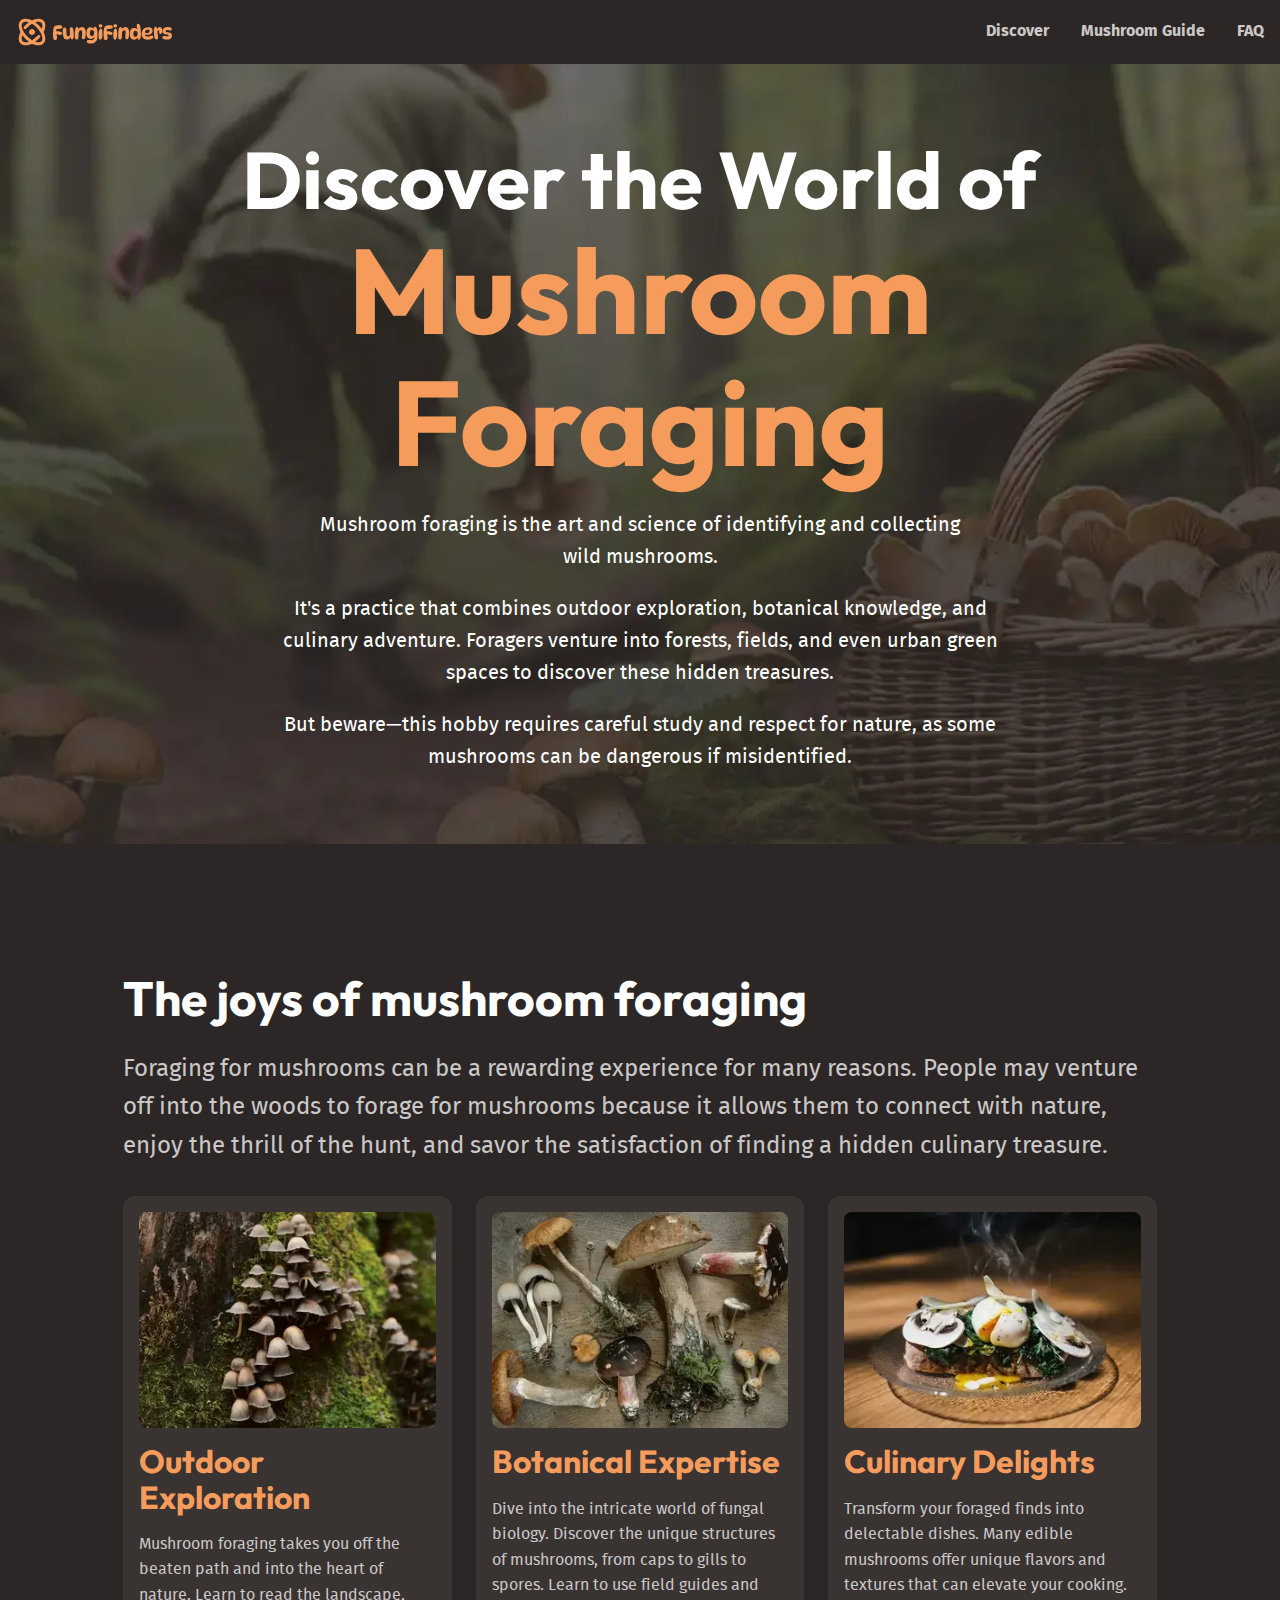
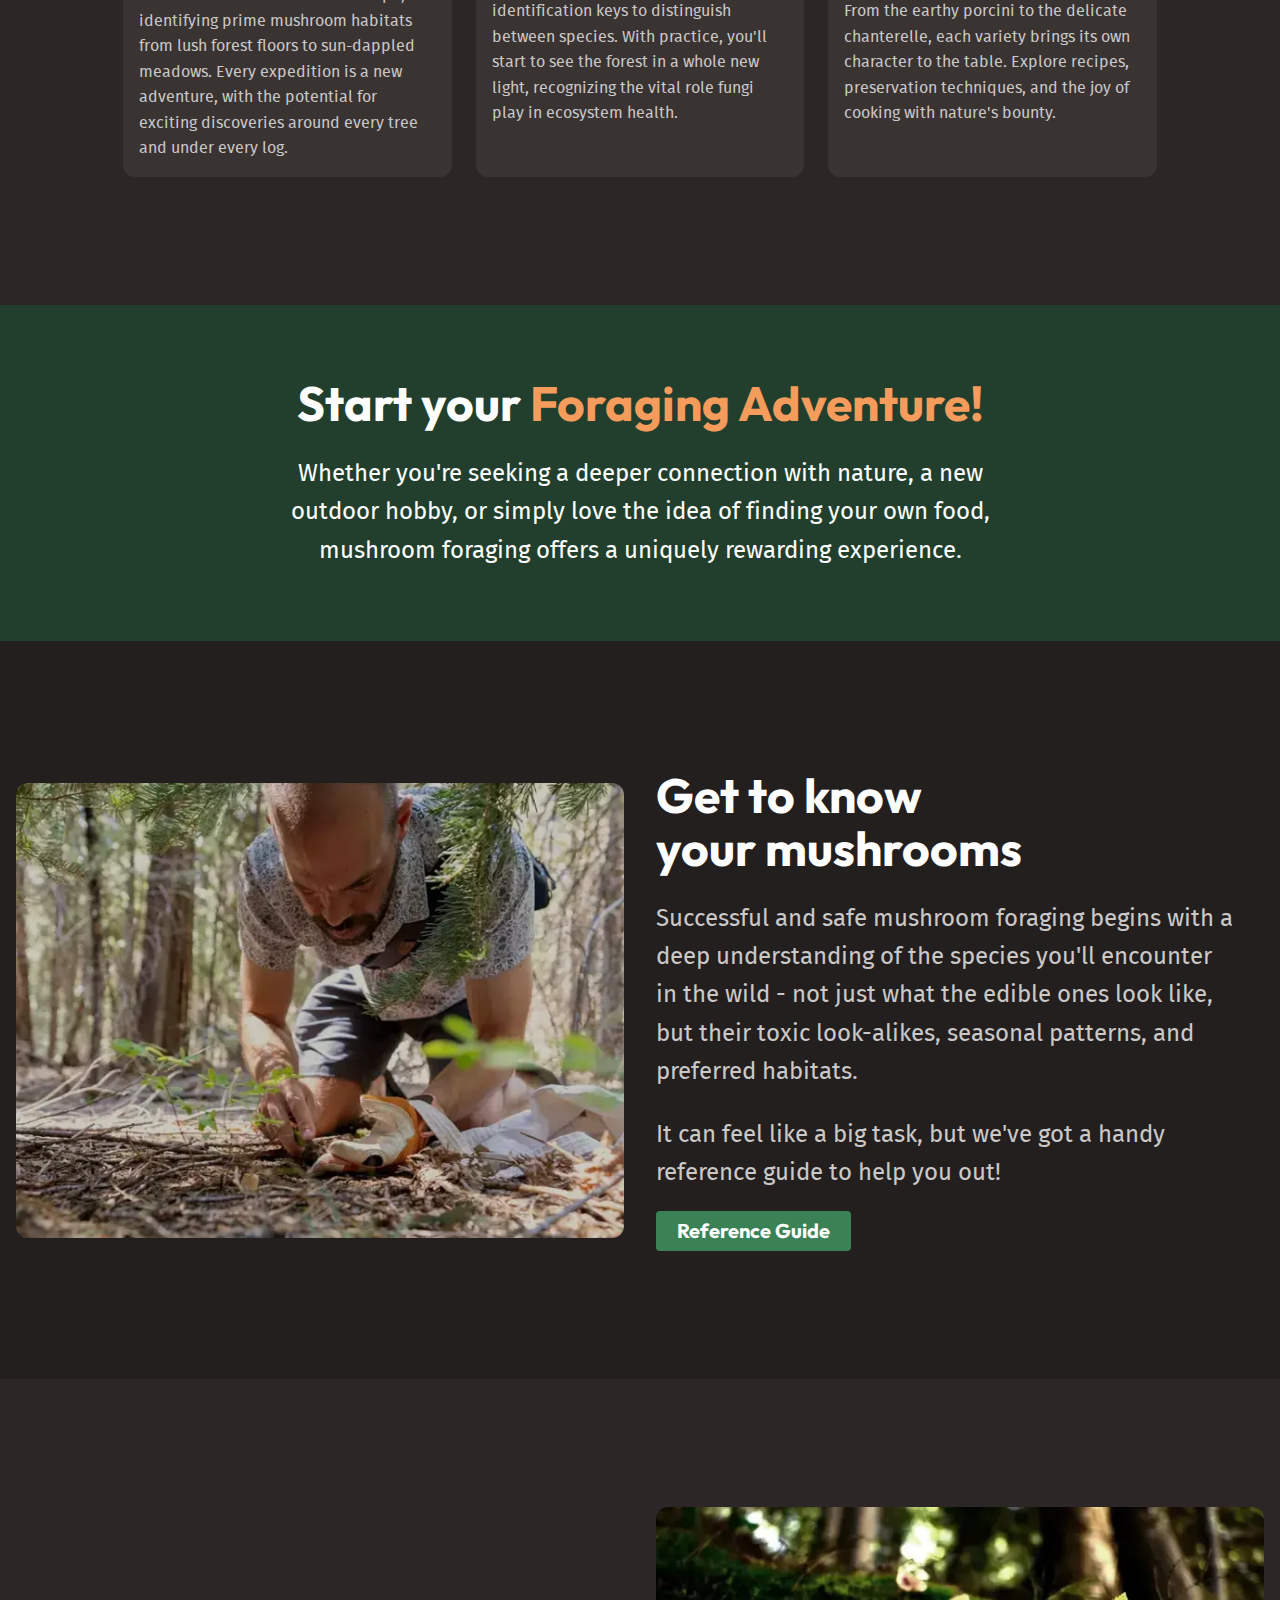
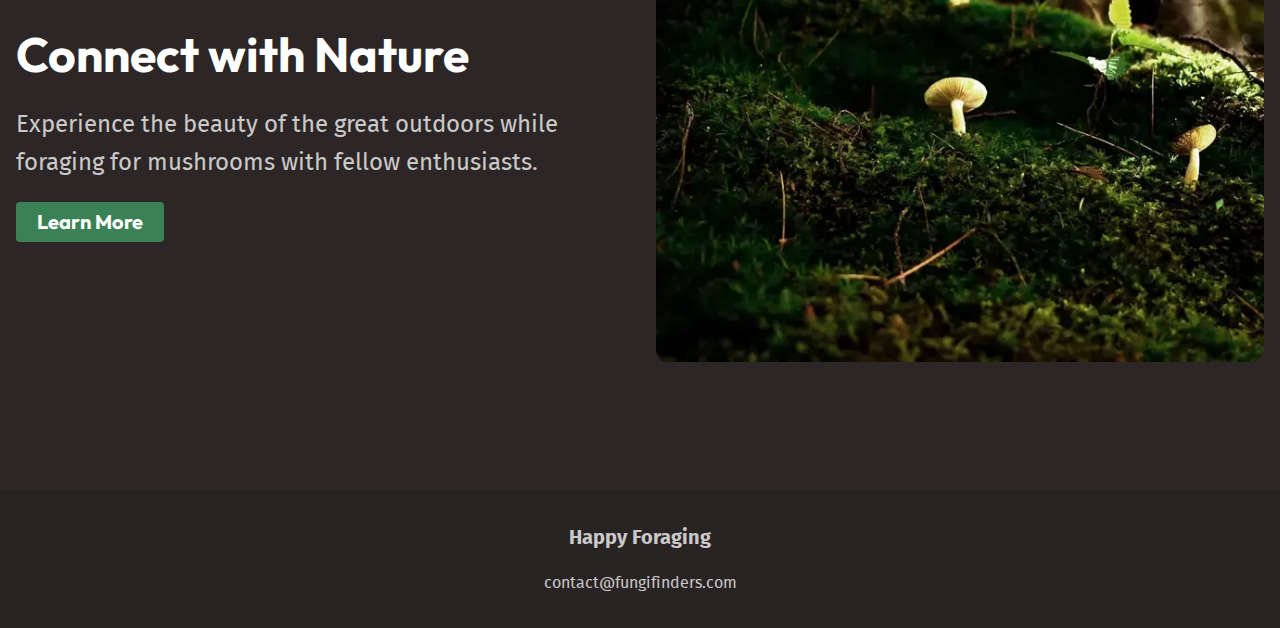
<file: index.html>
<!DOCTYPE html>
<html lang="en">
<head>
    <meta charset="UTF-8">
    <meta name="viewport" content="width=device-width, initial-scale=1.0">
    <meta http-equiv="Content-Security-Policy" content="default-src 'self'">
    <meta name="description" content="Learn how to identify wild mushrooms and enjoy the pleasures of mushroom foraging.">
    <title>Fungi Finders</title>
    
    <!-- Favicons -->
    <link rel="icon" type="image/png" sizes="16x16" href="assets/favicon-16.png">
    <link rel="icon" type="image/png" sizes="32x32" href="assets/favicon-32.png">
    <link rel="icon" type="image/png" sizes="96x96" href="assets/favicon-96.png">

    <!-- Preloads -->
    <link rel="preload" as="style" href="styles.css" type="text/css">
    <link rel="preload" as="script" href="main.js" type="text/javascript" crossorigin>

    <link rel="preload" as="image" href="assets/hero.webp" fetchpriority="high" type="image/webp">
    <link rel="preload" as="font" href="fonts/Outfit-VariableFont_wght.woff2" fetchpriority="high" type="font/woff2" crossorigin>
    <link rel="preload" as="font" href="fonts/FiraSans-Regular.woff2" fetchpriority="high" type="font/woff2" crossorigin>
    <link rel="preload" as="font" href="fonts/FiraSans-Bold.woff2" type="font/woff2" crossorigin>

    <!-- Load stylesheets -->
    <link rel="stylesheet" href="styles.css">

    <!-- Load scripts -->
    <script type="module" src="main.js" defer></script>
</head>
<body>
    <a class="skip-to-main" href="#main">Skip to main</a>

    <header class="site-header">
        <div class="site-header-content-wrapper">
            <img src="assets/fungi-finders.svg" width="157" height="32" alt="Fungi Finders">

            <button aria-controls="primary-nav" aria-expanded="false">
                <img src="assets/hamburger.svg" alt="">

                <span class="visually-hidden">Navigation menu</span>
            </button>
    
            <nav id="primary-nav" class="primary-nav">
                <ul role="list">
                    <li class="semantic-only">
                        <a href="index.html">Discover</a>
                    </li>

                    <li class="semantic-only">
                        <a href="mushroom-guide.html">Mushroom Guide</a>
                    </li>

                    <li class="semantic-only">
                        <a href="mushroom-guide.html#faq">FAQ</a>
                    </li>
                </ul>
            </nav>
        </div>
    </header>

    <main id="main">
        <section class="section flow" data-section-variant="hero" data-section-padding="compact">
            <h1 class="hero-heading">Discover the World of <span class="text-color-brand">Mushroom Foraging</span></h1>

            <div class="section flow text-color-white" data-content-width="narrow" data-section-variant="subsection">
                <p>Mushroom foraging is the art and science of identifying and collecting wild mushrooms. </p>
                
                <p>It's a practice that combines outdoor exploration, botanical knowledge, and culinary adventure. Foragers venture into forests, fields, and even urban green spaces to discover these hidden treasures.</p>
                
                <p>But beware&mdash;this hobby requires careful study and respect for nature, as some mushrooms can be dangerous if misidentified.</p>
            </div>
        </section>

        <section class="section flow">
            <h2 class="section-heading">The joys of mushroom foraging</h2>

            <p class="fs-large">Foraging for mushrooms can be a rewarding experience for many reasons. People may venture off into the woods to forage for mushrooms because it allows them to connect with nature, enjoy the thrill of the hunt, and savor the satisfaction of finding a hidden culinary treasure.</p>

            <ul class="card-list equal-columns">
                <li class="semantic-only">
                    <article class="card">
                        <img
                            src="assets/outdoor-exploration.webp"
                            width="329"
                            height="240"
                            alt="A tightly grouped collection of brown mushrooms growing on a mossy tree trunk."
                        >

                        <h3 class="card-heading">Outdoor Exploration</h3>

                        <p>Mushroom foraging takes you off the beaten path and into the heart of nature. Learn to read the landscape, identifying prime mushroom habitats from lush forest floors to sun-dappled meadows. Every expedition is a new adventure, with the potential for exciting discoveries around every tree and under every log.</p>
                    </article>
                </li>

                <li class="semantic-only">
                    <article class="card">
                        <img
                            src="assets/botanical-expertise.webp"
                            width="329"
                            height="240"
                            alt="A varied selection of harvested mushrooms placed on a wooden board."
                        >

                        <h3 class="card-heading">Botanical Expertise</h3>

                        <p>Dive into the intricate world of fungal biology. Discover the unique structures of mushrooms, from caps to gills to spores. Learn to use field guides and identification keys to distinguish between species. With practice, you'll start to see the forest in a whole new light, recognizing the vital role fungi play in ecosystem health.</p>
                    </article>
                </li>

                <li class="semantic-only">
                    <article class="card">
                        <img
                            src="assets/culinary-delight.webp"
                            width="329"
                            height="240"
                            alt="A slice of sourdough topped with greens, thinly sliced mushrooms and truffles, and a runny poached egg on a clear glass plate."
                        >

                        <h3 class="card-heading">Culinary Delights</h3>

                        <p>Transform your foraged finds into delectable dishes. Many edible mushrooms offer unique flavors and textures that can elevate your cooking. From the earthy porcini to the delicate chanterelle, each variety brings its own character to the table. Explore recipes, preservation techniques, and the joy of cooking with nature's bounty.</p>
                    </article>
                </li>
            </ul>
        </section>

        <section class="section flow text-centered" data-section-background-color="accent" data-content-width="narrow" data-section-padding="compact">
            <h2 class="section-heading">Start your <span class="text-color-brand">Foraging Adventure!</span></h2>

            <p class="fs-large text-color-white">Whether you're seeking a deeper connection with nature, a new outdoor hobby, or simply love the idea of finding your own food, mushroom foraging offers a uniquely rewarding experience.</p>
        </section>

        <section class="section" data-section-background-color="dark" data-content-width="wide">
            <div class="equal-columns" data-gap="large" data-vertical-alignment="centered">
                <img 
                    class="cta-image"
                    width="656"
                    height="491"
                    src="assets/get-to-know.webp"
                    alt="A man knelt down in a forest harvesting a wild mushroom."
                >

                <div class="flow fs-large">
                    <h2 class="section-heading">Get to know your mushrooms</h2>

                    <p>
                        Successful and safe mushroom foraging begins with a deep understanding of the species you'll encounter in the wild - not just what the edible ones look like, but their toxic look-alikes, seasonal patterns, and preferred habitats.
                    </p>
                    
                    <p>
                        It can feel like a big task, but we've got a handy reference guide to help you out!
                    </p>

                    <a class="cta-button" href="#"><span class="visually-hidden">
                        Learn more about wild mushrooms with our handy </span>Reference Guide
                    </a>
                </div>
            </div>
        </section>

        <section class="section" data-content-width="wide">
            <div class="equal-columns" data-gap="large" data-vertical-alignment="centered">
                <div  class="flow fs-large">
                    <h2 class="section-heading">Connect with Nature</h2>
        
                    <p>
                        Experience the beauty of the great outdoors while foraging for mushrooms with fellow enthusiasts.
                    </p>
                    
                    <a class="cta-button" href="#">
                        Learn More <span class="visually-hidden">about mushrooms with our helpful reference guide</span>
                    </a>
                </div>

                <img
                    class="cta-image"
                    width="656"
                    height="491"
                    src="assets/nature.webp"
                    alt="A sparse collection of small mushrooms growing on a verdant ridge."
                >
            </div>
        </section>
    </main>

    <footer class="site-footer flow">
        <p class="fs-medium fw-bold">Happy Foraging</p>

        <address>
            <a href="mailto:contact@fungifinders.com" class="contact-link">contact@fungifinders.com</a>
        </address>
    </footer>
</body>
</html>
</file>
<file: styles.css>
@layer reset {
    :root {
        overscroll-behavior: none;
    }

	*,
	*::before,
	*::after {
		box-sizing: border-box;
	}

	/* https://kilianvalkhof.com/2022/css-html/your-css-reset-needs-text-size-adjust-probably/ */
	html {
		-moz-text-size-adjust: none;
		-webkit-text-size-adjust: none;
		text-size-adjust: none;
	}

	body,
	h1,
	h2,
	h3,
	h4,
	p,
	figure,
	blockquote,
	dl,
	dd {
		margin: 0;
	}

	/* https://www.scottohara.me/blog/2019/01/12/lists-and-safari.html */
	[role="list"] {
		list-style: none;
		margin: 0;
		padding: 0;
	}

	body {
		min-block-size: 100vh;
		line-height: 1.6;
	}

	h1,
	h2,
	h3,
	button,
	input,
	label {
		line-height: 1.1;
	}

	h1,
	h2,
	h3,
	h4 {
		text-wrap: balance;
	}

	p,
	li {
		text-wrap: pretty;
	}

	img,
	picture {
		max-inline-size: 100%;
		display: block;
	}

	input,
	button,
	textarea,
	select {
		font: inherit;
	}
}

@layer base {
	:root {
		--clr-white: hsl(0, 0%, 100%);
        --clr-gray-100: hsl(0, 2%, 79%);
		--clr-brand-400: hsl(25, 88%, 75%);
		--clr-brand-500: hsl(25, 88%, 66%);
		--clr-green-400: hsl(143, 19%, 49%);
		--clr-green-500: hsl(143, 38%, 37%);
		--clr-green-600: hsl(145, 29%, 19%);
		--clr-brown-500: hsl(10, 5%, 25%);
		--clr-brown-600: hsl(9, 7%, 21%);
		--clr-brown-700: hsl(9, 8%, 16%);
		--clr-brown-800: hsl(0, 6%, 15%);
		--clr-brown-900: hsl(0, 6%, 13%);

		--clr-orange-500: hsl(28, 43%, 28%);
		--clr-red-500: hsl(359, 34%, 24%);
		--clr-teal-500: hsl(186, 42%, 25%);

		--ff-body: "Fira Sans", sans-serif;
		--ff-heading: "Outfit", sans-serif;

		--fs-300: 0.875rem;
		--fs-400: 1rem;
		--fs-500: 1.125rem;
		--fs-600: 1.25rem;
		--fs-700: 1.5rem;
		--fs-800: 2rem;
		--fs-900: 3.75rem;
		--fs-1000: 3.75rem;

		@media (width > 760px) {
			--fs-300: 0.875rem;
			--fs-400: 1rem;
			--fs-500: 1.25rem;
			--fs-600: 1.5rem;
			--fs-700: 2rem;
			--fs-800: 3rem;
			--fs-900: 5rem;
			--fs-1000: 7.5rem;
		}
	}

	:root {
		--text-main: var(--clr-gray-100);
		--text-high-contrast: var(--clr-white);
		--text-brand: var(--clr-brand-500);
		--text-brand-light: var(--clr-brand-400);

		--background-accent-light: var(--clr-green-400);
		--background-accent-main: var(--clr-green-500);
		--background-accent-dark: var(--clr-green-600);

		--background-extra-light: var(--clr-brown-500);
		--background-light: var(--clr-brown-600);
		--background-main: var(--clr-brown-700);
		--background-dark: var(--clr-brown-800);
		--background-extra-dark: var(--clr-brown-900);

		--font-size-heading-sm: var(--fs-700);
		--font-size-heading-regular: var(--fs-800);
		--font-size-heading-lg: var(--fs-900);
		--font-size-heading-xl: var(--fs-1000);

		--font-size-sm: var(--fs-300);
		--font-size-regular: var(--fs-400);
		--font-size-md: var(--fs-500);
		--font-size-lg: var(--fs-600);

		--border-radius-1: 0.25rem;
		--border-radius-2: 0.5rem;
		--border-radius-3: 0.75rem;
	}

	@view-transition {
		navigation: auto;
	}

	@font-face {
		src: url("fonts/Outfit-VariableFont_wght.woff2")
			format("woff2 supports variations"),
			url("fonts/Outfit-VariableFont_wght.woff2")
			format("woff2-variations");
		font-family: "Outfit";
		font-display: swap;
		font-weight: 100 1000;
	}

	@font-face {
		src: url("fonts/FiraSans-Regular.woff2") format("woff2");
		font-family: "Fira Sans";
		font-display: swap;
		font-weight: 400;
	}

	@font-face {
		src: url("fonts/FiraSans-Bold.woff2") format("woff2");
		font-family: "Fira Sans";
		font-display: swap;
		font-weight: 700;
	}

	html {
		font-family: var(--ff-body);
		font-variant-ligatures: none;
		line-height: 1.6;
		width: 100vw;
		overflow-x: clip;
		scroll-padding: 2rem;

		@media (prefers-reduced-motion: no-preference) {
			scroll-behavior: smooth;
		}
	}

	body {
		width: 100%;
		font-size: var(--fs-400);
		color: var(--text-main);
		background-color: var(--background-main);
		overflow-x: clip;
	}

	h1,
	h2,
	h3,
	h4 {
		font-family: var(--ff-heading);
		font-weight: 700;
		color: var(--text-high-contrast);
	}

	h1 {
		font-size: var(--font-size-lg);
	}

	a {
		color: var(--text-high-contrast);
	}

	a:hover,
	a:focus-visible {
		color: var(--text-brand-light);
	}

	/* Case insensitive selector for all images that do not have a src ending in .svg */
	img:not([src$=".svg" i]) {
		border-radius: var(--border-radius-3);
	}
}

@layer layout {
	:root {
		--gutter-width: 1rem;
		--narrow-column-max-width: 45rem;
		--normal-column-max-width: 70.625rem;
		--wide-column-max-width: 84rem;
	}

	main {
		--full: minmax(var(--gutter-width), 1fr);

		--wide: minmax(
			0,
			calc((var(--wide-column-max-width) - var(--normal-column-max-width)) / 2)
		);

		--normal: minmax(
			0,
			calc(
				(var(--normal-column-max-width) - var(--narrow-column-max-width)) /
				2
			)
		);

		--narrow: min(
			100% -
			var(--gutter-width) *
			2,
			var(--narrow-column-max-width)
		);

		display: grid;
		grid-template-columns:
			[full-width-start] var(--full)
			[wide-start] var(--wide)
			[normal-start] var(--normal)
			[narrow-start] var(--narrow) [narrow-end]
			var(--normal) [normal-end]
			var(--wide) [wide-end]
			var(--full) [full-width-end];
		
		& > * {
			grid-column: full-width;
		}
	}

	.equal-columns {
		display: grid;
		gap: var(--equal-columns-gap, 1.5rem);
		align-items: var(--equal-columns-vertical-alignment, stretch);

		@media screen and (width > 760px) {
			grid-auto-flow: column;
			grid-auto-columns: 1fr;
		}

		&[data-gap="large"] {
			--equal-columns-gap: 2rem;
		}

		&[data-vertical-alignment="centered"] {
			--equal-columns-vertical-alignment: center;
		}

		img {
			width: 100%;
			height: auto;
		}
	}
	
	.flex-group {
		display: flex;
		flex-wrap: wrap;
		gap: 0.5rem;
	}

	/* Selects everything but the first child element of flow */
	.flow > * + * {
		margin-block-start: 1em;
	}

	.grid-auto-fill {
		display: grid;
		gap: 1rem;
		grid-template-columns: repeat(auto-fill, minmax(min(16rem, 100%), 1fr));
	}

	.site-footer,
	.site-header {
		width: 100%;
	}

	.section {
		--padding-block: 3.75rem;

		display: grid;
		grid-template-columns: subgrid;
		padding-block: var(--padding-block);

		& > * {
			grid-column: normal;
		}

		&[data-content-width="narrow"] > * {
			grid-column: narrow;
		}

		&[data-content-width="normal"] > * {
			grid-column: normal;
		}

		&[data-content-width="wide"] > * {
			grid-column: wide;
		}

		&[data-content-width="full-width"] > * {
			grid-column: full-width;
		}

		@media screen and (width > 760px) {
			--padding-block: 8rem;

			&[data-section-padding="compact"] {
				--padding-block: 4.5rem;
			}
		}
	}
}

@layer components {
	select {
		padding: 0.5rem 1rem;
		color: var(--text-high-contrast);
		background-color: var(--background-accent-main);
		border: 0;
		border-radius: var(--border-radius-2);
	}

	.bento {
		--card-title-color: var(--text-high-contrast);

		display: grid;
		gap: 1rem;
		grid-template-areas:
			"card-one"
			"card-two"
			"card-three"
			"card-four";

		@media screen and (width > 640px) {
			grid-template-columns: repeat(2, 1fr);
			grid-template-areas:
				"card-one card-two"
				"card-three card-four";
		}

		@media screen and (width > 960px) {
			grid-template-columns: repeat(3, 1fr);
			grid-template-areas:
				"card-one card-two card-four"
				"card-three card-three card-four"
		}

		.card  {
			& > img {
				height: 100%;
				object-fit: cover;
			}

			&:nth-child(1) {
				grid-area: card-one;
			}

			&:nth-child(2) {
				grid-area: card-two;
			}

			&:nth-child(3) {
				grid-area: card-three;
			}

			&:nth-child(4) {
				grid-area: card-four;
			}

			@media screen and (width > 640px) {
				&:nth-child(even) > img {
					order: 3;
				}
			}

			@media screen and (width > 960px) {
				&:nth-child(3) {
					display: grid;
					grid-template-columns: 1fr 1fr;
					gap: 1rem;

					img {
						grid-column: 1 / 2;
						grid-row: 1 / 3;
					}
				}

				&:nth-child(4) > img {
					order: 0;
				}
			}
		}

	}

	.card {
		display: flex;
		flex-direction: column;
		gap: var(--card-gap, 1rem);
		padding: 1rem;
		background-color: var(--background-light);
		border-radius: var(--border-radius-3);

		img {
			width: 100%;
			height: auto;
			border-radius: var(--border-radius-2);
		}
	}

	.card-heading {
		font-size: var(--card-title-font-size, var(--font-size-heading-sm));
		font-weight: 700;
		color: var(--card-title-color, var(--text-brand));
	}

	.card-list {
		margin: 0;
		margin-block-start: 2rem;
		padding: 0;
		list-style: none;
	}

	.cta-button {
		display: block;
		width: fit-content;
		padding-inline: 1.3125rem;
		padding-block: 0.625rem;
		line-height: 1;
		font-family: var(--ff-heading);
		font-size: var(--font-size-md);
		font-weight: 700;
		text-decoration: none;
		background-color: var(--background-accent-main);
		border-radius: var(--border-radius-1);
		cursor: pointer;
		transition: background-color 0.15s ease-in-out;

		&:focus-visible,
		&:hover {
			color: var(--text-high-contrast);
			background-color: var(--background-accent-light);
		}
	}

	.cta-image {
		width: 100%;
		height: auto;
	}

	.mushroom-guide {
		--card-gap: 0.75rem;
		--card-title-font-size: var(--font-size-lg);
		--card-title-color: var(--text-high-contrast);

		li {
			padding: 0.125rem 0.375rem;
			font-family: var(--ff-heading);
			font-size: var(--font-size-sm);
			line-height: 1;
			color: var(--text-high-contrast);
			border-radius: var(--border-radius-1);
			background-color: var(--background-accent-main);

			&[data-season="fall"] {
				background-color: var(--clr-orange-500);
			}

			&[data-season="spring"] {
				background-color: var(--clr-teal-500);
			}

			&[data-toxicity="toxic"] {
				background-color: var(--clr-red-500);
			}
		}
	}

	.mushroom-card__notes {
		margin-block-start: auto;
		padding: 0.75rem;
		font-weight: 400;
		background: var(--background-extra-light);
		border-radius: var(--border-radius-2);

		span {
			font-weight: 700;
		}
	}

	.no-matches {
		grid-column: 1 / -1;
	}

    .primary-nav {
		ul {
			display: flex;
			list-style: none;
			gap: 2rem;
			font-size: var(--font-size-regular);
		}

		a {
			color: var(--text-main);
			font-weight: 600;
			text-decoration: none;
		}

		@media screen and (width < 760px) {
			display: none;
			opacity: 0;
			position: absolute;
			top: 0;
			right: 0;
			z-index: 10;
			padding: 2rem;
			font-family: var(--ff-heading);
			font-size: var(--font-size-lg);
			font-weight: 700;
			background-color: var(--background-accent-main);
			border-end-start-radius: var(--border-radius-3);
			transition: opacity 0.5s, display 0.5s;
			transition-behavior: allow-discrete;

			ul {
				flex-direction: column;
				gap: 0;
			}

			li:not(:first-child) a {
				margin-block-start: 1.5rem;
				padding-block-start: 1.5rem;
				border-block-start: 2px solid var(--background-accent-light);
			}

			a {
				--animation-delay: 0.125s;
				--animation-duration: 0.375s;

				color: var(--clr-white);
				translate: 0 0;
				opacity: 1;
				transition: translate var(--animation-duration) var(--animation-delay), opacity var(--animation-duration) var(--animation-delay);

				@starting-style {
					opacity: 0;
					translate: 50% 0;
				}
			}

			li:nth-child(2) a {
				--animation-delay: 0.25s;
			}

			li:nth-child(3) a {
				--animation-delay: 0.375s;
			}

			/* Selects the primary navigation when aria-expanded is set to true on the nav button */
			[aria-expanded="true"] ~ & {
				display: block;
				opacity: 1;

				@starting-style {
					opacity: 0;
				}
			}
		}
    }

	[aria-controls="primary-nav"] {
		z-index: 100;
		background: transparent;
		border: 0;
		cursor: pointer;
		display: none;

		@media screen and (width < 760px){
			display: block;
		}
	}

	.section {
		background-color: var(--background-main);

		&[data-section-variant="hero"] {
			background-image: url("assets/hero.webp");
			background-size: cover;
			background-position: center;
			text-align: center;
			font-size: var(--font-size-md);
		}

		&[data-section-variant="subsection"] {
			background: transparent;
			padding: 0;
		}

		&[data-section-background-color="accent"] {
			background-color: var(--background-accent-dark);
		}

		&[data-section-background-color="dark"] {
			background-color: var(--background-extra-dark);
		}
	}

	.site-header {
		background-color: var(--background-main);
	}

	.site-header-content-wrapper {
		display: flex;
		justify-content: space-between;
		align-items: center;
		max-width: min(
			100% -
			var(--gutter-width) *
			2,
			var(--wide-column-max-width)
		);
		padding-block: 1rem;
		margin: auto;
	}

	.skip-to-main {
		position: absolute;
		top: 5rem;
		left: 1rem;
		padding: 1rem;
		color: var(--clr-white);
		text-decoration: none;
		background-color: var(--background-accent-main);
		border-radius: var(--border-radius-2);

		&:not(:focus) {
			position: absolute;
			height: 1px;
			width: 1px;
			white-space: nowrap;
			overflow: hidden;
			clip: rect(0 0 0 0);
			clip-path: inset(50%);
		}
	}

	/* FOOTER STYLES */
	.site-footer {
		padding-block: 2rem;
		text-align: center;
		background-color: var(--background-dark);
	}

	.contact-link {
		text-decoration: none;
		font-size: var(--font-size-regular);
		font-style: normal;
		font-weight: 400;
		color: var(--text-main);
	}
}

@layer utilities {
	[hidden] {
		display: none;
	}

	.fs-medium {
		font-size: var(--font-size-md);
	}

	.fs-large {
		font-size: var(--font-size-lg);
	}

	.fw-bold {
		font-weight: 700;
	}

	.hero-heading {
		font-size: var(--font-size-heading-lg);

		span {
			display: block;
			font-size: var(--font-size-heading-xl);
		}
	}

	.resizing * {
		animation: none;
		transition: none;
	}

	.section-heading {
		font-size: var(--font-size-heading-regular);
	}

	.semantic-only {
		display: contents;
	}

	.text-color-brand {
		color: var(--text-brand);
	}

	.text-color-white {
		color: var(--text-high-contrast);
	}
	
	.text-centered {
		text-align: center;
	}

	.visually-hidden {
		position: absolute;
		height: 1px;
		width: 1px;
		white-space: nowrap;
		overflow: hidden;
		clip: rect(0 0 0 0);
		clip-path: inset(50%);
	}
}
</file>
